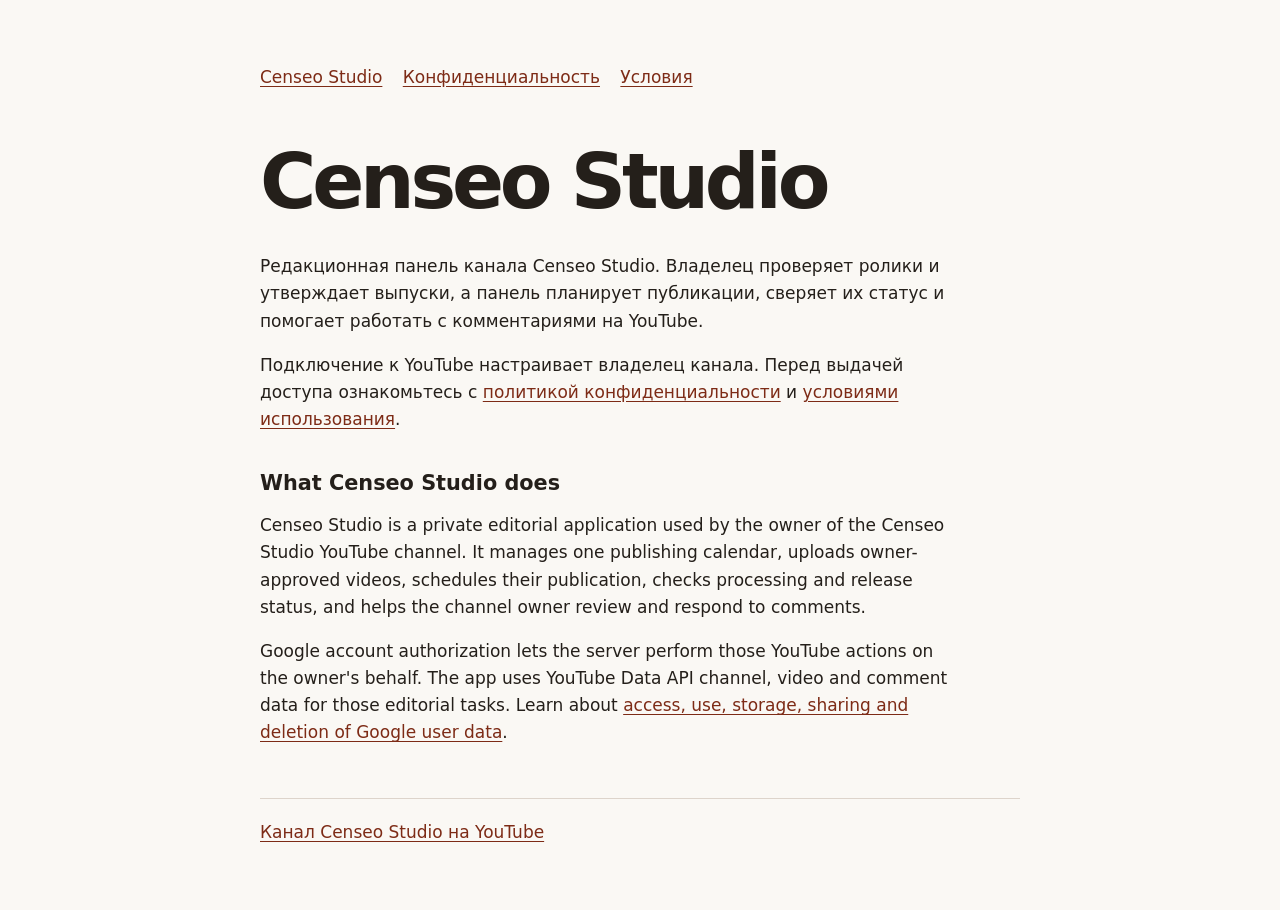
<file: index.html>
<!doctype html>
<html lang="ru">
<head>
<meta charset="utf-8">
<meta name="viewport" content="width=device-width, initial-scale=1">
<meta name="google-site-verification" content="TEJV0AbVpExqlkBSTNxPIl4Z_bukVRmhIbtrZAi83SE">
<title>Censeo Studio · Редакционная панель</title>
<link rel="stylesheet" href="/site.css">
</head>
<body>
<main>
<nav aria-label="О приложении"><a href="/">Censeo Studio</a><a href="https://crazyzefir.github.io/privacy.html">Конфиденциальность</a><a href="https://crazyzefir.github.io/terms.html">Условия</a></nav>
<h1>Censeo Studio</h1>
<p>Редакционная панель канала Censeo Studio. Владелец проверяет ролики и утверждает выпуски, а панель планирует публикации, сверяет их статус и помогает работать с комментариями на YouTube.</p>
<p>Подключение к YouTube настраивает владелец канала. Перед выдачей доступа ознакомьтесь с <a href="https://crazyzefir.github.io/privacy.html">политикой конфиденциальности</a> и <a href="https://crazyzefir.github.io/terms.html">условиями использования</a>.</p>
<section lang="en">
<h2>What Censeo Studio does</h2>
<p>Censeo Studio is a private editorial application used by the owner of the Censeo Studio YouTube channel. It manages one publishing calendar, uploads owner-approved videos, schedules their publication, checks processing and release status, and helps the channel owner review and respond to comments.</p>
<p>Google account authorization lets the server perform those YouTube actions on the owner's behalf. The app uses YouTube Data API channel, video and comment data for those editorial tasks. Learn about <a href="https://crazyzefir.github.io/privacy.html">access, use, storage, sharing and deletion of Google user data</a>.</p>
</section>
<footer><a href="https://www.youtube.com/@CenseoStudio">Канал Censeo Studio на YouTube</a></footer>
</main>
</body>
</html>
</file>
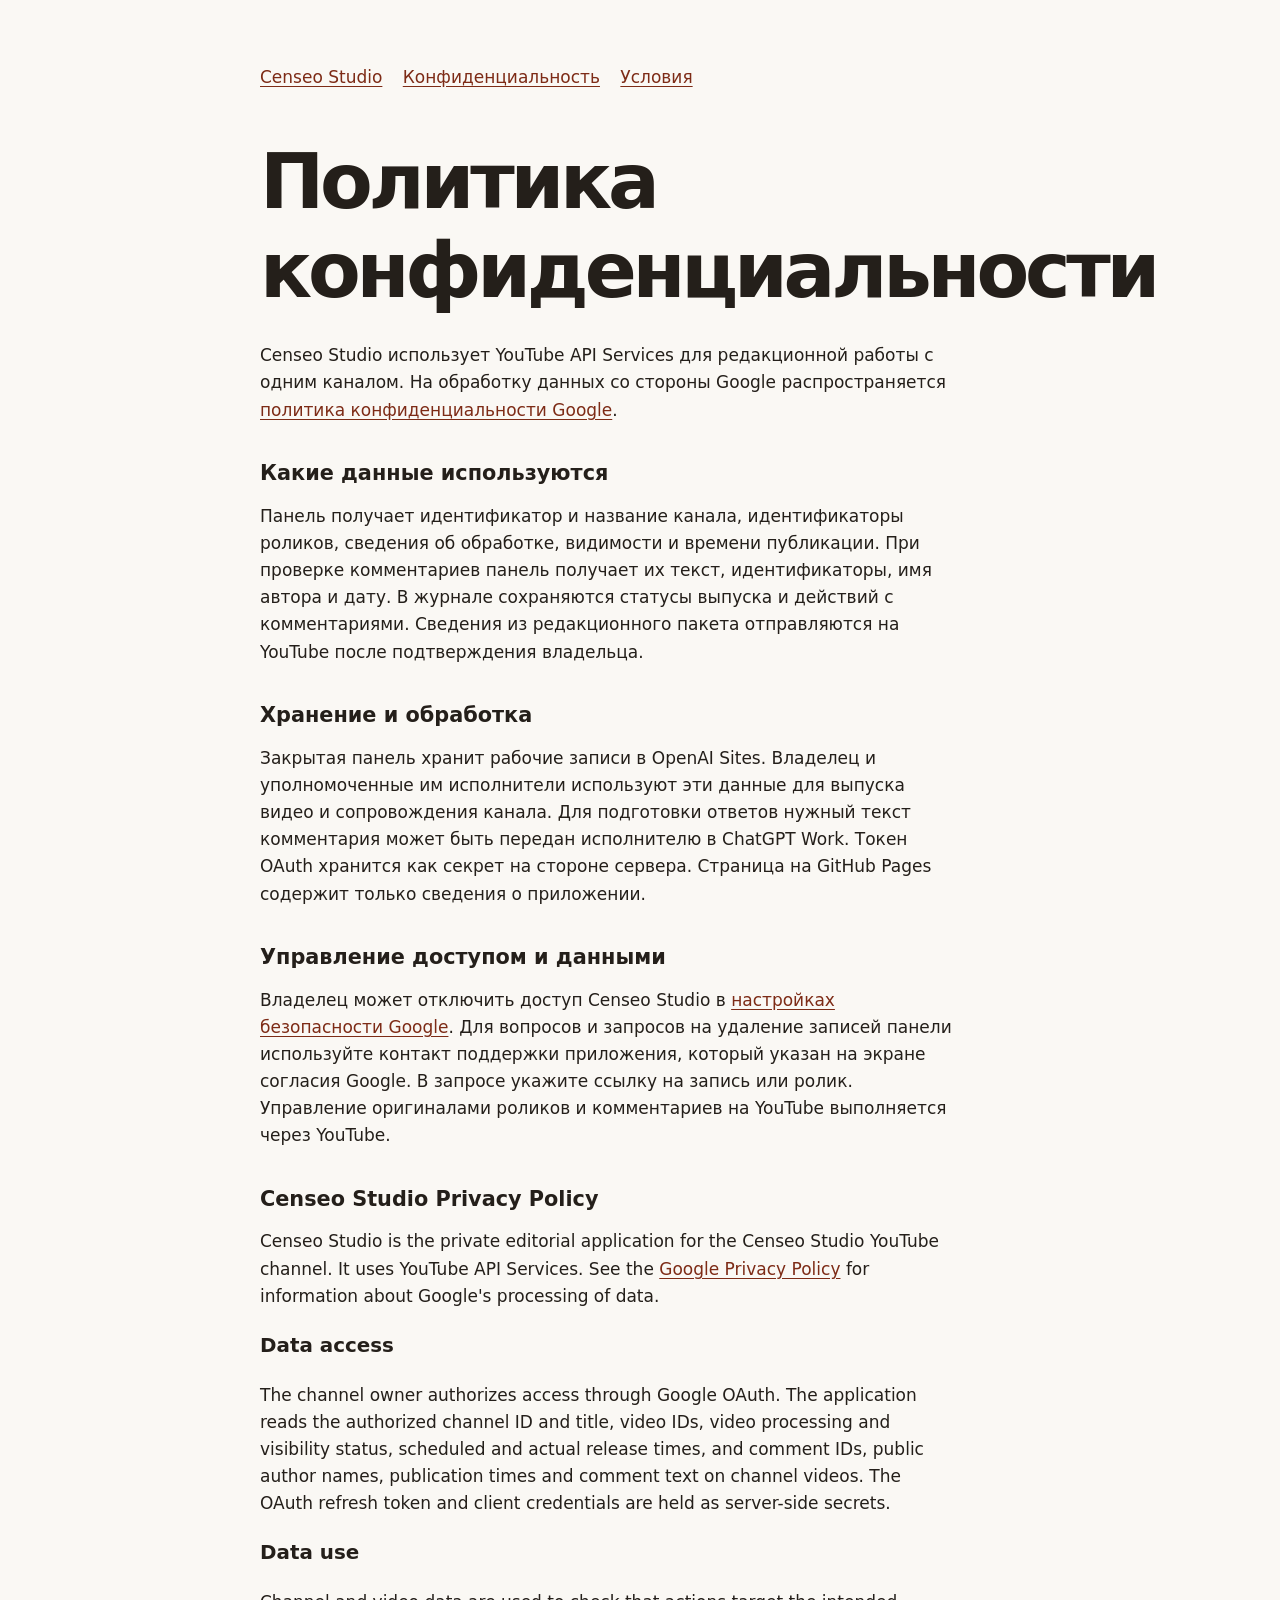
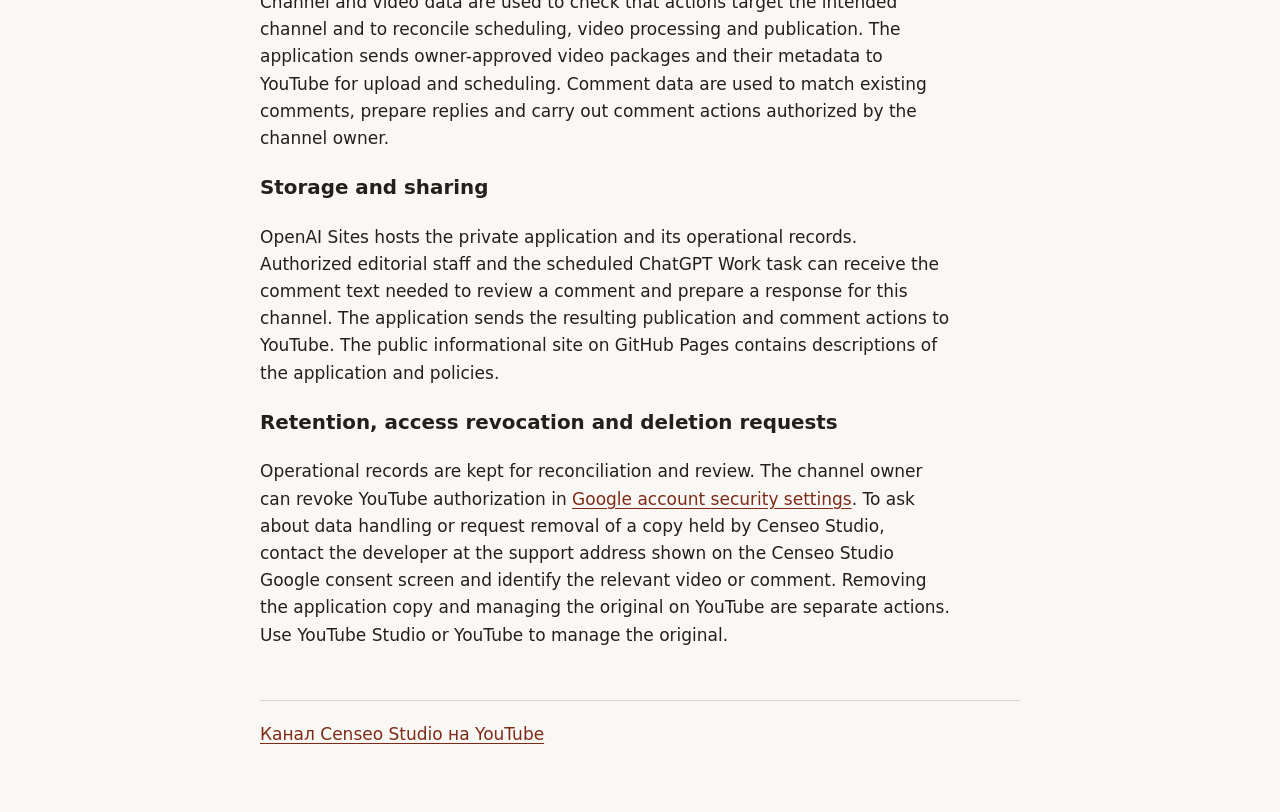
<file: privacy.html>
<!doctype html>
<html lang="ru">
<head>
<meta charset="utf-8">
<meta name="viewport" content="width=device-width, initial-scale=1">

<title>Конфиденциальность · Censeo Studio</title>
<link rel="stylesheet" href="/site.css">
</head>
<body>
<main>
<nav aria-label="О приложении"><a href="/">Censeo Studio</a><a href="https://crazyzefir.github.io/privacy.html">Конфиденциальность</a><a href="https://crazyzefir.github.io/terms.html">Условия</a></nav>
<h1>Политика конфиденциальности</h1>
<p>Censeo Studio использует YouTube API Services для редакционной работы с одним каналом. На обработку данных со стороны Google распространяется <a href="https://policies.google.com/privacy">политика конфиденциальности Google</a>.</p>
<h2>Какие данные используются</h2>
<p>Панель получает идентификатор и название канала, идентификаторы роликов, сведения об обработке, видимости и времени публикации. При проверке комментариев панель получает их текст, идентификаторы, имя автора и дату. В журнале сохраняются статусы выпуска и действий с комментариями. Сведения из редакционного пакета отправляются на YouTube после подтверждения владельца.</p>
<h2>Хранение и обработка</h2>
<p>Закрытая панель хранит рабочие записи в OpenAI Sites. Владелец и уполномоченные им исполнители используют эти данные для выпуска видео и сопровождения канала. Для подготовки ответов нужный текст комментария может быть передан исполнителю в ChatGPT Work. Токен OAuth хранится как секрет на стороне сервера. Страница на GitHub Pages содержит только сведения о приложении.</p>
<h2>Управление доступом и данными</h2>
<p>Владелец может отключить доступ Censeo Studio в <a href="https://security.google.com/settings/security/permissions">настройках безопасности Google</a>. Для вопросов и запросов на удаление записей панели используйте контакт поддержки приложения, который указан на экране согласия Google. В запросе укажите ссылку на запись или ролик. Управление оригиналами роликов и комментариев на YouTube выполняется через YouTube.</p>
<section lang="en">
<h2>Censeo Studio Privacy Policy</h2>
<p>Censeo Studio is the private editorial application for the Censeo Studio YouTube channel. It uses YouTube API Services. See the <a href="https://policies.google.com/privacy">Google Privacy Policy</a> for information about Google's processing of data.</p>
<h3>Data access</h3>
<p>The channel owner authorizes access through Google OAuth. The application reads the authorized channel ID and title, video IDs, video processing and visibility status, scheduled and actual release times, and comment IDs, public author names, publication times and comment text on channel videos. The OAuth refresh token and client credentials are held as server-side secrets.</p>
<h3>Data use</h3>
<p>Channel and video data are used to check that actions target the intended channel and to reconcile scheduling, video processing and publication. The application sends owner-approved video packages and their metadata to YouTube for upload and scheduling. Comment data are used to match existing comments, prepare replies and carry out comment actions authorized by the channel owner.</p>
<h3>Storage and sharing</h3>
<p>OpenAI Sites hosts the private application and its operational records. Authorized editorial staff and the scheduled ChatGPT Work task can receive the comment text needed to review a comment and prepare a response for this channel. The application sends the resulting publication and comment actions to YouTube. The public informational site on GitHub Pages contains descriptions of the application and policies.</p>
<h3>Retention, access revocation and deletion requests</h3>
<p>Operational records are kept for reconciliation and review. The channel owner can revoke YouTube authorization in <a href="https://security.google.com/settings/security/permissions">Google account security settings</a>. To ask about data handling or request removal of a copy held by Censeo Studio, contact the developer at the support address shown on the Censeo Studio Google consent screen and identify the relevant video or comment. Removing the application copy and managing the original on YouTube are separate actions. Use YouTube Studio or YouTube to manage the original.</p>
</section>
<footer><a href="https://www.youtube.com/@CenseoStudio">Канал Censeo Studio на YouTube</a></footer>
</main>
</body>
</html>
</file>
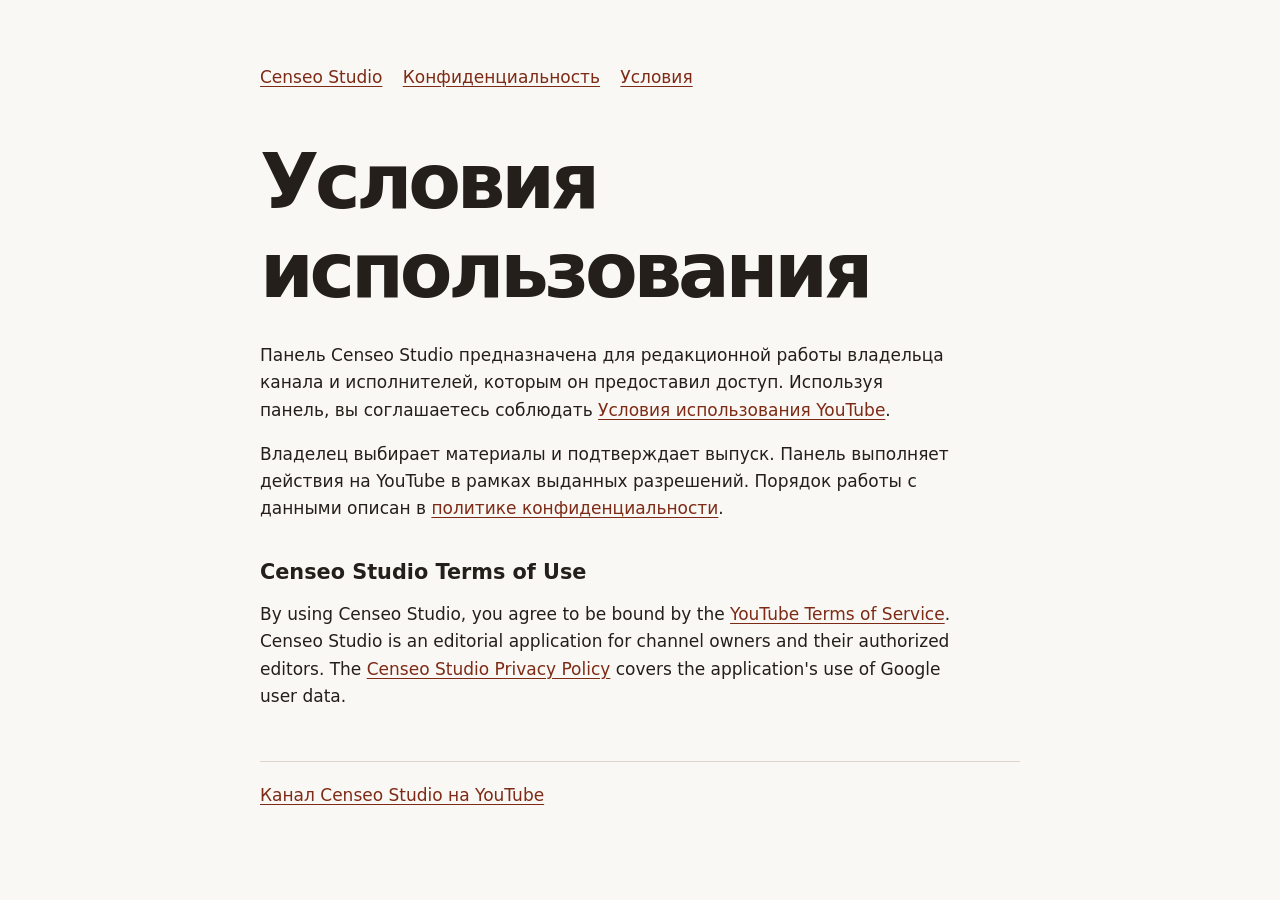
<file: terms.html>
<!doctype html>
<html lang="ru">
<head>
<meta charset="utf-8">
<meta name="viewport" content="width=device-width, initial-scale=1">

<title>Условия · Censeo Studio</title>
<link rel="stylesheet" href="/site.css">
</head>
<body>
<main>
<nav aria-label="О приложении"><a href="/">Censeo Studio</a><a href="https://crazyzefir.github.io/privacy.html">Конфиденциальность</a><a href="https://crazyzefir.github.io/terms.html">Условия</a></nav>
<h1>Условия использования</h1>
<p>Панель Censeo Studio предназначена для редакционной работы владельца канала и исполнителей, которым он предоставил доступ. Используя панель, вы соглашаетесь соблюдать <a href="https://www.youtube.com/t/terms">Условия использования YouTube</a>.</p>
<p>Владелец выбирает материалы и подтверждает выпуск. Панель выполняет действия на YouTube в рамках выданных разрешений. Порядок работы с данными описан в <a href="https://crazyzefir.github.io/privacy.html">политике конфиденциальности</a>.</p>
<section lang="en">
<h2>Censeo Studio Terms of Use</h2>
<p>By using Censeo Studio, you agree to be bound by the <a href="https://www.youtube.com/t/terms">YouTube Terms of Service</a>. Censeo Studio is an editorial application for channel owners and their authorized editors. The <a href="https://crazyzefir.github.io/privacy.html">Censeo Studio Privacy Policy</a> covers the application's use of Google user data.</p>
</section>
<footer><a href="https://www.youtube.com/@CenseoStudio">Канал Censeo Studio на YouTube</a></footer>
</main>
</body>
</html>
</file>
<file: site.css>
body{margin:0;background:#faf8f4;color:#241f1a;font:17px/1.6 system-ui,sans-serif}main{max-width:760px;margin:auto;padding:64px 24px}h1,h2{line-height:1.16}h1{font-size:clamp(2.3rem,9vw,4.8rem);letter-spacing:-.055em;margin:.6em 0 .35em}h2{margin-top:1.8em;font-size:1.3rem}p{max-width:64ch}a{color:#7d2b16;text-underline-offset:.2em}nav{display:flex;flex-wrap:wrap;gap:.5em 1.2em}a:focus-visible{outline:2px solid #7d2b16;outline-offset:4px}footer{margin-top:3em;border-top:1px solid #ddd4cb;padding-top:1.2em}
</file>
